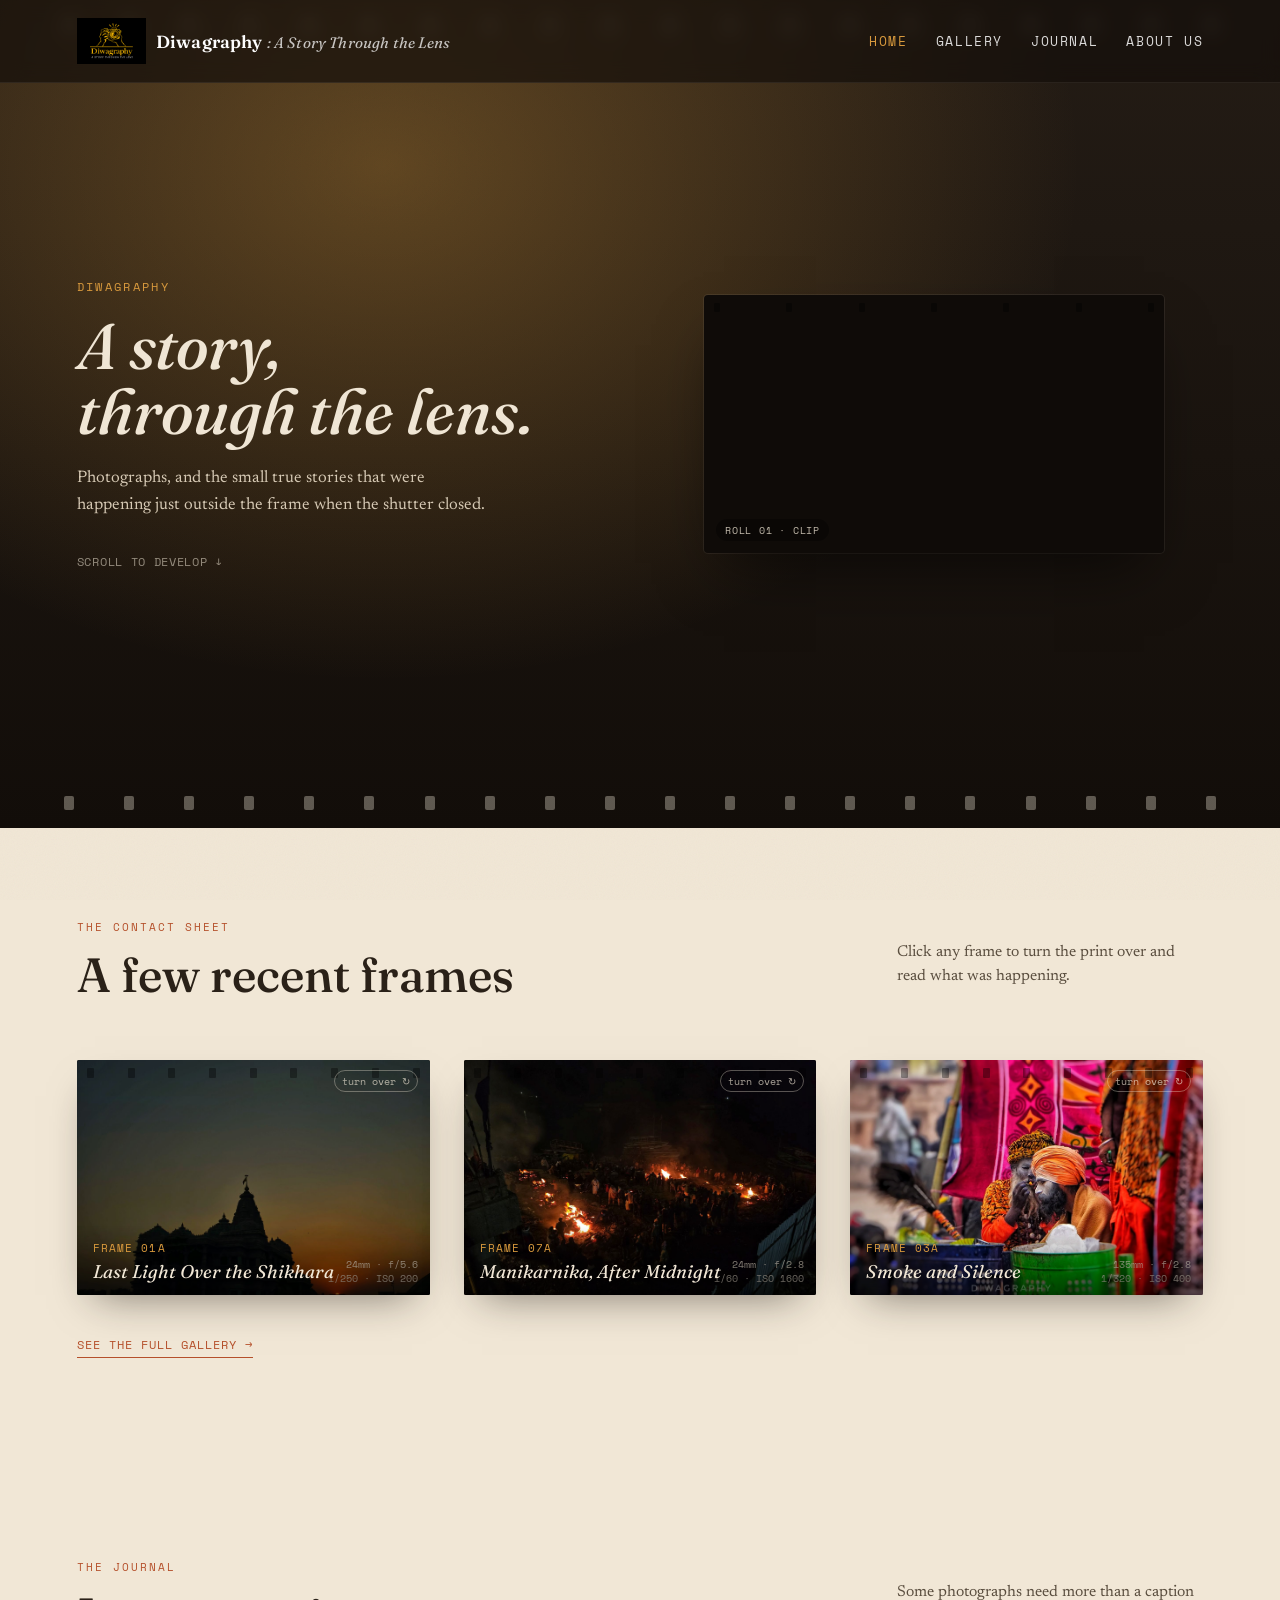
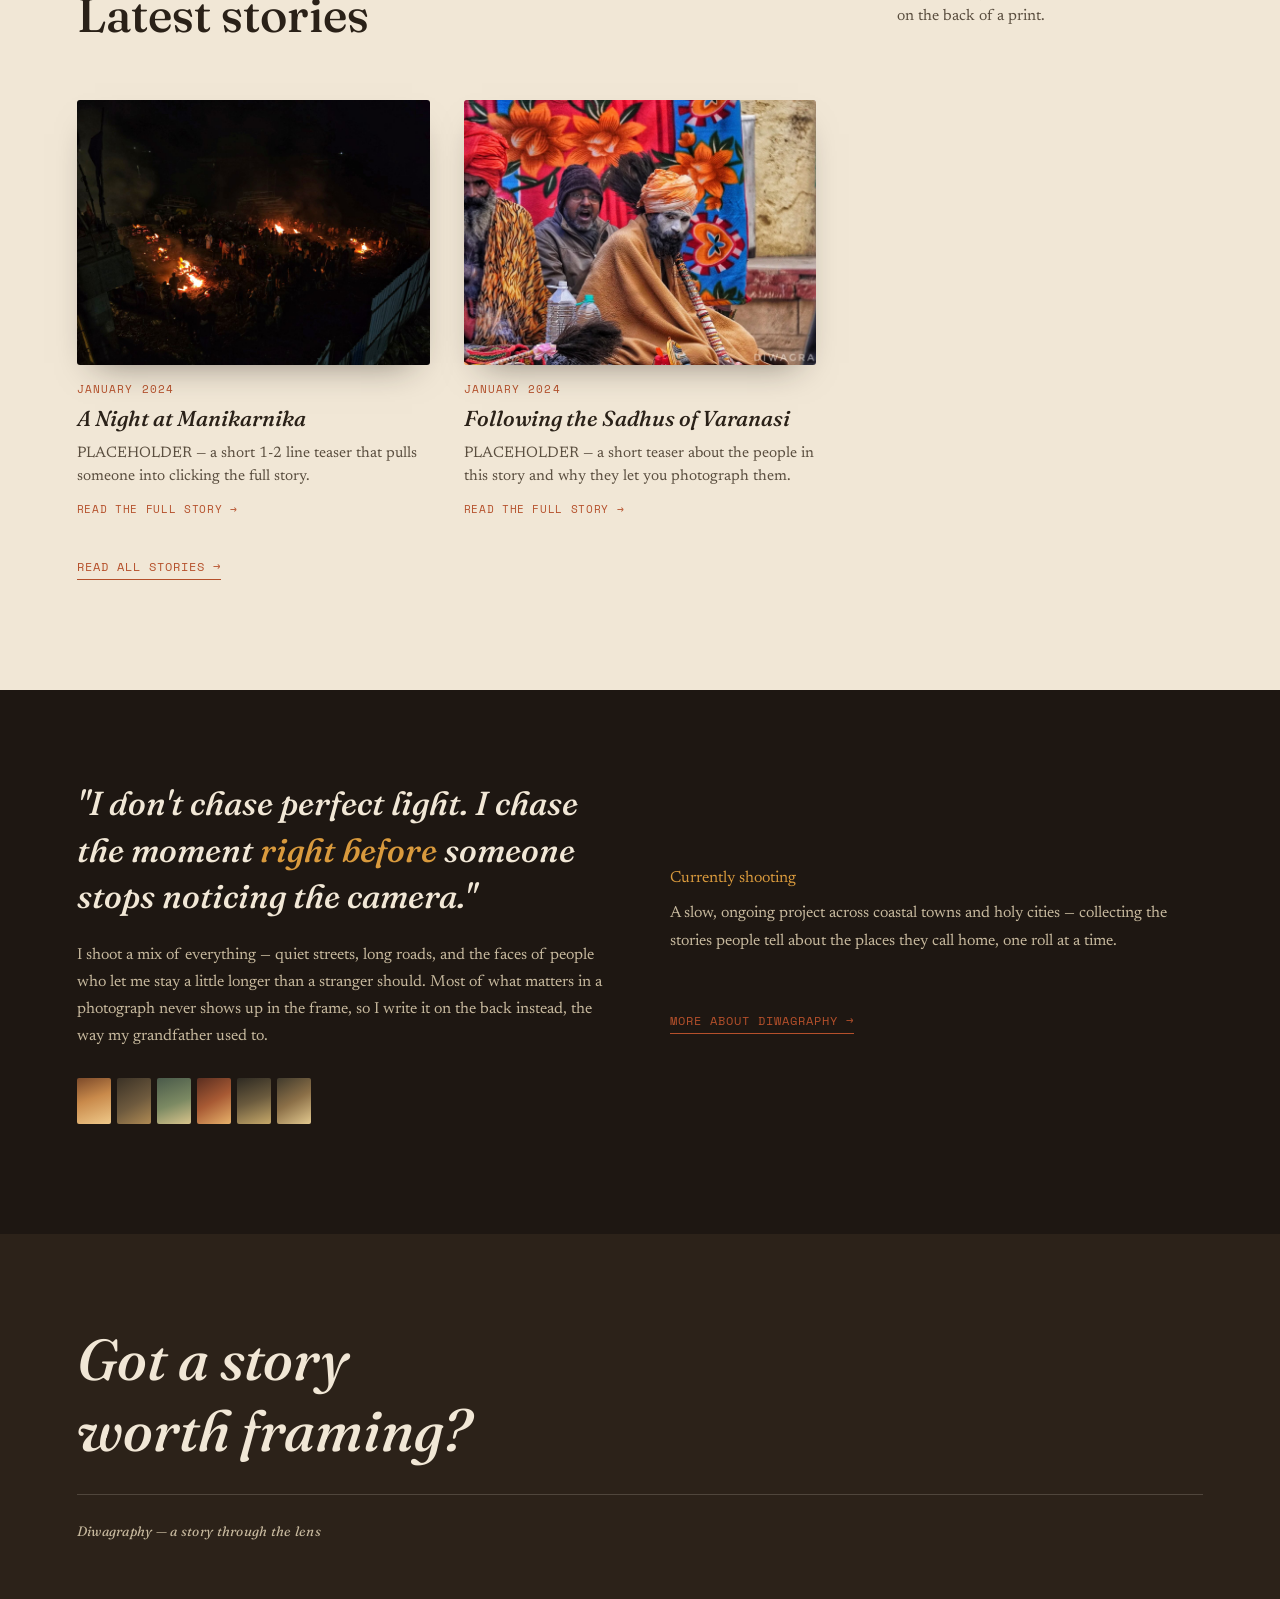
<file: index.html>
<!DOCTYPE html>
<html lang="en">
<head>
<meta charset="UTF-8">
<meta name="viewport" content="width=device-width, initial-scale=1.0">
<title>Diwagraphy: A Story Through the Lens</title>
<link rel="preconnect" href="https://fonts.googleapis.com">
<link href="https://fonts.googleapis.com/css2?family=Fraunces:ital,opsz,wght@0,9..144,400;0,9..144,600;1,9..144,500;1,9..144,600&family=Newsreader:ital,wght@0,400;0,500;1,400&family=Space+Mono:wght@400;700&family=Caveat:wght@500;600&display=swap" rel="stylesheet">
<link rel="stylesheet" href="styles.css">
<script src="https://identity.netlify.com/v1/netlify-identity-widget.js"></script>
</head>
<body>

<nav>
  <div class="brand">
  <img src="images/diwagraphy-logo.png" alt="Diwagraphy">
  <span class="brand-text">Diwagraphy<em>: A Story Through the Lens</em></span>
</div>
  <div class="links">
    <a href="index.html" class="current">Home</a>
    <a href="gallery.html">Gallery</a>
    <a href="journal.html">Journal</a>
    <a href="about.html">About Us</a>
  </div>
</nav>

<!-- HERO -->
<header class="hero">
  <div class="sprocket-row top">
    <span></span><span></span><span></span><span></span><span></span><span></span><span></span><span></span><span></span><span></span><span></span><span></span><span></span><span></span><span></span><span></span><span></span><span></span><span></span><span></span>
  </div>

  <div class="hero-grid">
    <div>
      <div class="hero-eyebrow">Diwagraphy</div>
      <h1>A story,<br>through the lens.</h1>
      <p>Photographs, and the small true stories that were happening just outside the frame when the shutter closed.</p>
      <div class="roll-count mono">SCROLL TO DEVELOP ↓</div>
    </div>

    <!-- 9:16 → now 16:9 video reel. Replace <source src> with your own ~5 sec silent clip. -->
    <div class="reel-frame">
      <div class="reel-sprockets">
        <span></span><span></span><span></span><span></span><span></span><span></span><span></span>
      </div>
      <video autoplay muted loop playsinline poster="">
        <source src="images/hero-clip.mp4" type="video/mp4">
      </video>
      <div class="reel-placeholder" id="reel-placeholder">
        Your 16:9 clip<br>goes here<br><span style="opacity:0.6;">(≈5 sec, no sound needed)</span>
      </div>
      <div class="reel-tag">ROLL 01 · CLIP</div>
    </div>
  </div>

  <div class="sprocket-row bottom">
    <span></span><span></span><span></span><span></span><span></span><span></span><span></span><span></span><span></span><span></span><span></span><span></span><span></span><span></span><span></span><span></span><span></span><span></span><span></span><span></span>
  </div>
</header>

<!-- PHOTO TEASER -->
<section class="section" id="photo-teaser">
  <div class="section-head">
    <div>
      <div class="tag">The Contact Sheet</div>
      <h2>A few recent frames</h2>
    </div>
    <p>Click any frame to turn the print over and read what was happening.</p>
  </div>
  <div class="sheet" id="teaser-sheet-grid"></div>
  <a href="gallery.html" class="see-more">See the full gallery →</a>
</section>

<!-- JOURNAL TEASER -->
<section class="section" id="journal-teaser">
  <div class="section-head">
    <div>
      <div class="tag">The Journal</div>
      <h2>Latest stories</h2>
    </div>
    <p>Some photographs need more than a caption on the back of a print.</p>
  </div>
  <div class="journal-grid" id="teaser-journal-grid"></div>
  <a href="journal.html" class="see-more">Read all stories →</a>
</section>

<!-- ABOUT -->
<section class="section about" id="about">
  <div class="about-grid">
    <div>
      <div class="quote">"I don't chase perfect light. I chase the moment <span>right before</span> someone stops noticing the camera."</div>
      <p class="body-text">I shoot a mix of everything — quiet streets, long roads, and the faces of people who let me stay a little longer than a stranger should. Most of what matters in a photograph never shows up in the frame, so I write it on the back instead, the way my grandfather used to.</p>
      <div class="roll-strip">
        <div class="tone-1"></div><div class="tone-2"></div><div class="tone-3"></div><div class="tone-4"></div><div class="tone-5"></div><div class="tone-6"></div>
      </div>
    </div>
    <div>
      <div class="tag" style="color:var(--amber)">Currently shooting</div>
      <p class="body-text" style="margin-top:14px;">A slow, ongoing project across coastal towns and holy cities — collecting the stories people tell about the places they call home, one roll at a time.</p>
      <a href="about.html" class="see-more">More about Diwagraphy →</a>
    </div>
  </div>
</section>

<!-- FOOTER -->
<footer id="contact">
  <h2>Got a story<br>worth framing?</h2>
  <div class="contact-line">
    <span style="font-family:'Fraunces',serif; font-style:italic; font-size:0.85rem; letter-spacing:0.02em;">Diwagraphy — a story through the lens</span>
  </div>
</footer>

<script src="script.js"></script>
<script>
  // Hero reel: hide placeholder once a real video source is added later
  const reelVideo = document.querySelector('.reel-frame video source');
  const reelPlaceholder = document.getElementById('reel-placeholder');
  if (reelVideo && reelVideo.getAttribute('src')) reelPlaceholder.style.display = 'none';

  // Home only shows a small teaser — first 3 photos, first 2 journal posts
  fetch('content/stories.json').then(r => r.json()).then(data => {
    const grid = document.getElementById('teaser-sheet-grid');
    (data.stories || []).slice(0, 3).forEach(f => renderFrame(f, grid));
  });

  fetch('content/posts.json').then(r => r.json()).then(data => {
    const grid = document.getElementById('teaser-journal-grid');
    (data.posts || []).slice(0, 2).forEach((p, i) => renderPostCard(p, i, grid, () => { window.location.href = 'journal.html'; }));
  });
</script>

</body>
</html>
</file>
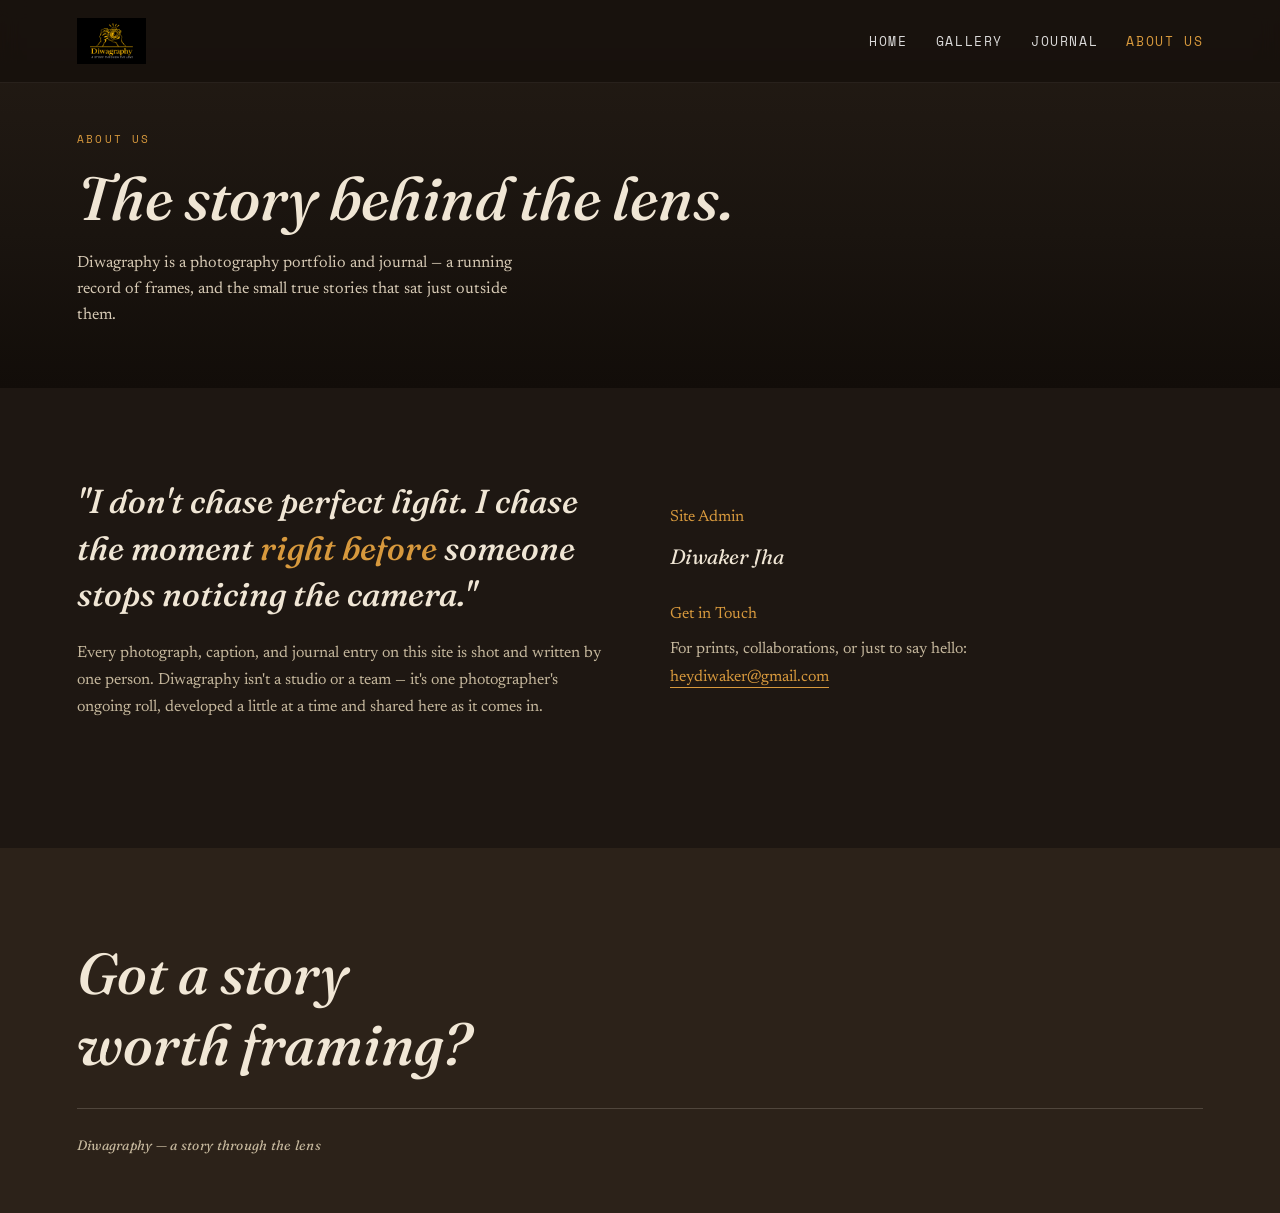
<file: about.html>
<!DOCTYPE html>
<html lang="en">
<head>
<meta charset="UTF-8">
<meta name="viewport" content="width=device-width, initial-scale=1.0">
<title>About — Diwagraphy</title>
<link rel="preconnect" href="https://fonts.googleapis.com">
<link href="https://fonts.googleapis.com/css2?family=Fraunces:ital,opsz,wght@0,9..144,400;0,9..144,600;1,9..144,500;1,9..144,600&family=Newsreader:ital,wght@0,400;0,500;1,400&family=Space+Mono:wght@400;700&family=Caveat:wght@500;600&display=swap" rel="stylesheet">
<link rel="stylesheet" href="styles.css">
<script src="https://identity.netlify.com/v1/netlify-identity-widget.js"></script>
</head>
<body>

<nav>
  <div class="brand"><img src="images/diwagraphy-logo.png" alt="Diwagraphy"></div>
  <div class="links">
    <a href="index.html">Home</a>
    <a href="gallery.html">Gallery</a>
    <a href="journal.html">Journal</a>
    <a href="about.html" class="current">About Us</a>
  </div>
</nav>

<header class="page-hero">
  <div class="eyebrow">About Us</div>
  <h1>The story behind the lens.</h1>
  <p>Diwagraphy is a photography portfolio and journal — a running record of frames, and the small true stories that sat just outside them.</p>
</header>

<section class="section about" id="about-page">
  <div class="about-grid">
    <div>
      <div class="quote">"I don't chase perfect light. I chase the moment <span>right before</span> someone stops noticing the camera."</div>
      <p class="body-text">Every photograph, caption, and journal entry on this site is shot and written by one person. Diwagraphy isn't a studio or a team — it's one photographer's ongoing roll, developed a little at a time and shared here as it comes in.</p>
    </div>
    <div>
      <div class="tag" style="color:var(--amber)">Site Admin</div>
      <p class="body-text" style="margin-top:14px; font-family:'Fraunces',serif; font-style:italic; font-size:1.3rem; color:var(--parchment);">Diwaker Jha</p>

      <div class="tag" style="color:var(--amber); margin-top:32px;">Get in Touch</div>
      <p class="body-text" style="margin-top:14px;">
        For prints, collaborations, or just to say hello:<br>
        <a href="mailto:heydiwaker@gmail.com" style="color:var(--amber); border-bottom:1px solid var(--amber); padding-bottom:2px;">heydiwaker@gmail.com</a>
      </p>
    </div>
  </div>
</section>

<footer id="contact">
  <h2>Got a story<br>worth framing?</h2>
  <div class="contact-line">
    <span style="font-family:'Fraunces',serif; font-style:italic; font-size:0.85rem; letter-spacing:0.02em;">Diwagraphy — a story through the lens</span>
  </div>
</footer>

<script src="script.js"></script>
</body>
</html>
</file>
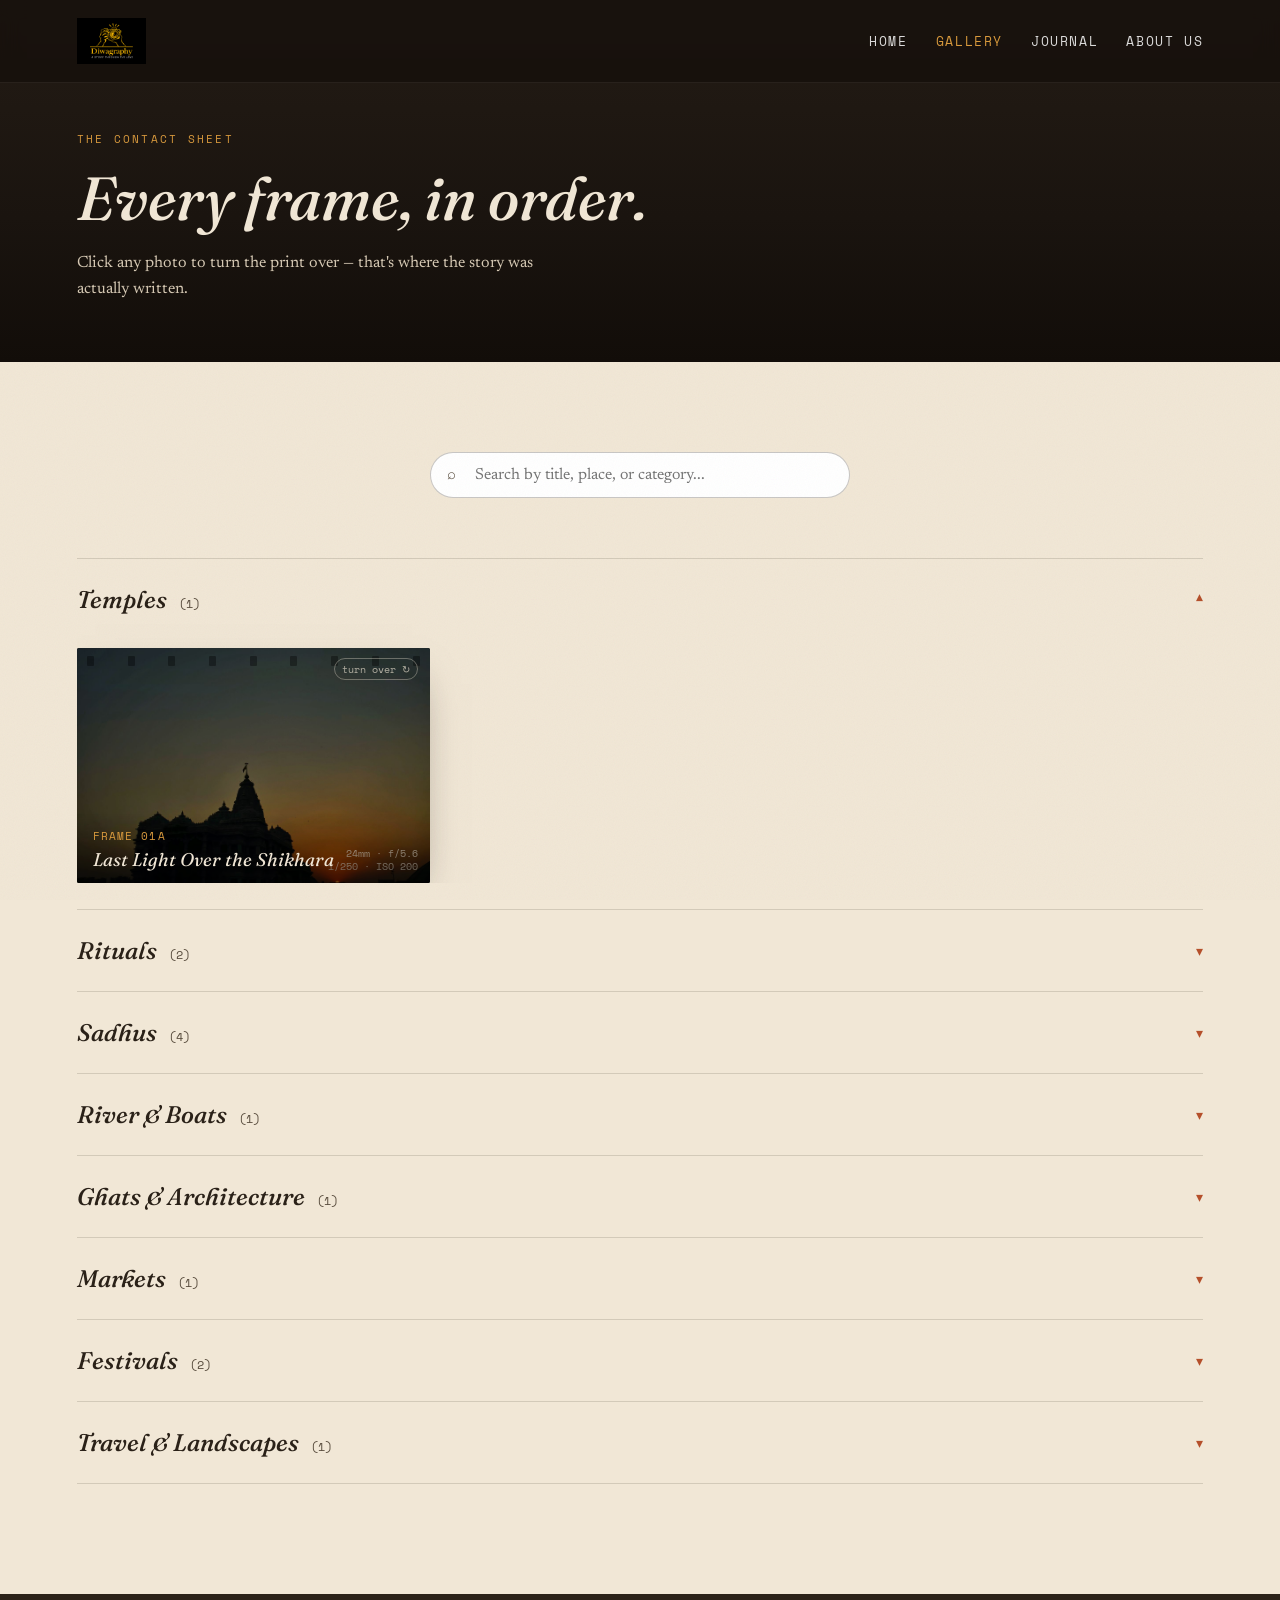
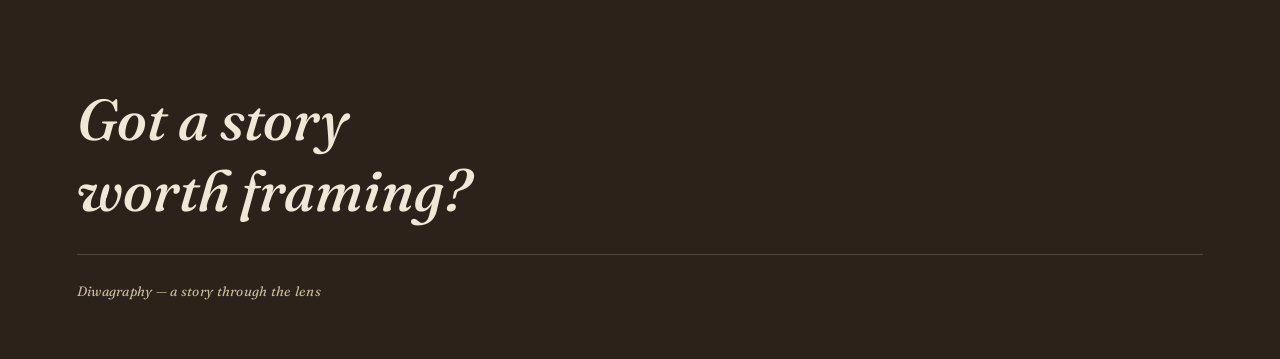
<file: gallery.html>
<!DOCTYPE html>
<html lang="en">
<head>
<meta charset="UTF-8">
<meta name="viewport" content="width=device-width, initial-scale=1.0">
<title>Gallery — Diwagraphy</title>
<link rel="preconnect" href="https://fonts.googleapis.com">
<link href="https://fonts.googleapis.com/css2?family=Fraunces:ital,opsz,wght@0,9..144,400;0,9..144,600;1,9..144,500;1,9..144,600&family=Newsreader:ital,wght@0,400;0,500;1,400&family=Space+Mono:wght@400;700&family=Caveat:wght@500;600&display=swap" rel="stylesheet">
<link rel="stylesheet" href="styles.css">
<script src="https://identity.netlify.com/v1/netlify-identity-widget.js"></script>
</head>
<body>

<nav>
  <div class="brand"><img src="images/diwagraphy-logo.png" alt="Diwagraphy"></div>
  <div class="links">
    <a href="index.html">Home</a>
    <a href="gallery.html" class="current">Gallery</a>
    <a href="journal.html">Journal</a>
    <a href="about.html">About Us</a>
  </div>
</nav>

<header class="page-hero">
  <div class="eyebrow">The Contact Sheet</div>
  <h1>Every frame, in order.</h1>
  <p>Click any photo to turn the print over — that's where the story was actually written.</p>
</header>

<section class="section">
  <div class="gallery-search">
    <span class="search-icon">⌕</span>
    <input type="text" id="gallery-search-input" placeholder="Search by title, place, or category...">
    <span class="search-clear" id="gallery-search-clear">✕ clear</span>
  </div>

  <div class="no-results" id="gallery-no-results">No frames match that search.</div>

  <div id="category-container"></div>
</section>

<footer id="contact">
  <h2>Got a story<br>worth framing?</h2>
  <div class="contact-line">
    <span style="font-family:'Fraunces',serif; font-style:italic; font-size:0.85rem; letter-spacing:0.02em;">Diwagraphy — a story through the lens</span>
  </div>
</footer>

<script src="script.js"></script>
<script>
  const categoryContainer = document.getElementById('category-container');
  const searchInput = document.getElementById('gallery-search-input');
  const searchClear = document.getElementById('gallery-search-clear');
  const noResultsEl = document.getElementById('gallery-no-results');

  fetch('content/stories.json').then(r => r.json()).then(data => {
    renderCategorizedGallery(data.stories || [], categoryContainer);
  });

  searchInput.addEventListener('input', () => {
    searchClear.style.display = searchInput.value ? 'inline' : 'none';
    filterGallery(searchInput.value, categoryContainer, noResultsEl);
  });

  searchClear.addEventListener('click', () => {
    searchInput.value = '';
    searchClear.style.display = 'none';
    filterGallery('', categoryContainer, noResultsEl);
  });
</script>

</body>
</html>
</file>
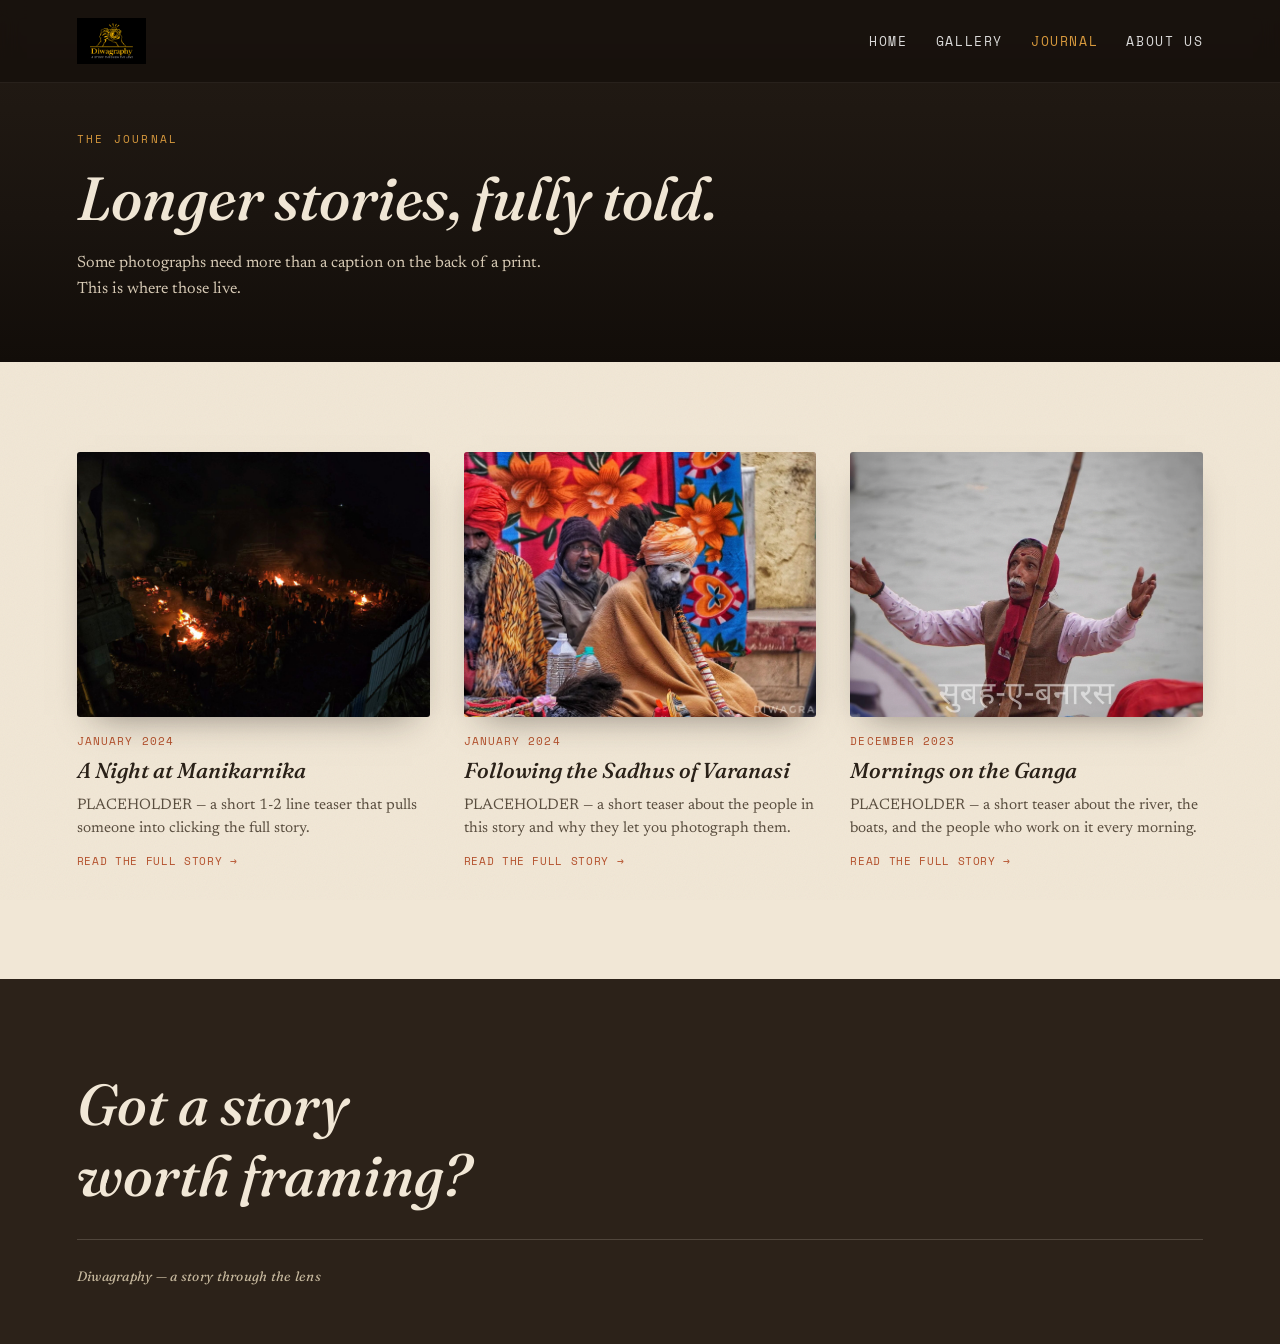
<file: journal.html>
<!DOCTYPE html>
<html lang="en">
<head>
<meta charset="UTF-8">
<meta name="viewport" content="width=device-width, initial-scale=1.0">
<title>Journal — Diwagraphy</title>
<link rel="preconnect" href="https://fonts.googleapis.com">
<link href="https://fonts.googleapis.com/css2?family=Fraunces:ital,opsz,wght@0,9..144,400;0,9..144,600;1,9..144,500;1,9..144,600&family=Newsreader:ital,wght@0,400;0,500;1,400&family=Space+Mono:wght@400;700&family=Caveat:wght@500;600&display=swap" rel="stylesheet">
<link rel="stylesheet" href="styles.css">
<script src="https://identity.netlify.com/v1/netlify-identity-widget.js"></script>
</head>
<body>

<nav>
  <div class="brand"><img src="images/diwagraphy-logo.png" alt="Diwagraphy"></div>
  <div class="links">
    <a href="index.html">Home</a>
    <a href="gallery.html">Gallery</a>
    <a href="journal.html" class="current">Journal</a>
    <a href="about.html">About Us</a>
  </div>
</nav>

<header class="page-hero">
  <div class="eyebrow">The Journal</div>
  <h1>Longer stories, fully told.</h1>
  <p>Some photographs need more than a caption on the back of a print. This is where those live.</p>
</header>

<section class="section">
  <div class="journal-grid" id="journal-grid"></div>
</section>

<!-- FULL STORY READING OVERLAY -->
<div class="post-overlay" id="post-overlay">
  <div class="post-overlay-close" id="post-overlay-close">✕ Close</div>
  <div class="post-full" id="post-full-content"></div>
</div>

<footer id="contact">
  <h2>Got a story<br>worth framing?</h2>
  <div class="contact-line">
    <span style="font-family:'Fraunces',serif; font-style:italic; font-size:0.85rem; letter-spacing:0.02em;">Diwagraphy — a story through the lens</span>
  </div>
</footer>

<script src="script.js"></script>
<script>
  const journalGrid = document.getElementById('journal-grid');
  const postOverlay = document.getElementById('post-overlay');
  const postFullContent = document.getElementById('post-full-content');
  let journalPosts = [];

  fetch('content/posts.json').then(r => r.json()).then(data => {
    journalPosts = data.posts || [];
    journalPosts.forEach((post, i) => renderPostCard(post, i, journalGrid, openPost));
  });

  function openPost(index) {
    openPostOverlay(journalPosts[index], postOverlay, postFullContent);
  }

  document.getElementById('post-overlay-close').addEventListener('click', () => {
    postOverlay.classList.remove('open');
  });
</script>

</body>
</html>
</file>
<file: styles.css>
/* ============================================================
   DIWAGRAPHY — SHARED STYLES
   Used by index.html (Home), gallery.html, journal.html, about.html
   ============================================================ */

:root{
  --parchment: #F1E7D6;
  --parchment-deep: #E7D9C1;
  --ink: #2A2118;
  --ink-soft: #5A4E3F;
  --rust: #B5502B;
  --olive: #6E6841;
  --amber: #D99A3D;
  --umber: #1E1712;
  --umber-soft: #2C2219;
  --paper-back: #DCCBA8;
}

*{ box-sizing: border-box; }
html{ scroll-behavior: smooth; }
body{
  margin:0;
  background: var(--parchment);
  color: var(--ink);
  font-family: 'Newsreader', serif;
  overflow-x: hidden;
}

/* film-grain overlay on every page */
body::before{
  content:"";
  position: fixed; inset:0;
  pointer-events:none;
  z-index: 200;
  opacity: 0.05;
  background-image: url("data:image/svg+xml,%3Csvg xmlns='http://www.w3.org/2000/svg' width='120' height='120'%3E%3Cfilter id='n'%3E%3CfeTurbulence type='fractalNoise' baseFrequency='0.9' numOctaves='2' stitchTiles='stitch'/%3E%3C/filter%3E%3Crect width='100%25' height='100%25' filter='url(%23n)'/%3E%3C/svg%3E");
  mix-blend-mode: multiply;
}

.mono{ font-family:'Space Mono', monospace; letter-spacing: 0.06em; }
a{ color: inherit; text-decoration: none; }

/* ---------- NAV (shared across all pages) ---------- */
nav{
  position: fixed; top:0; left:0; right:0; z-index: 100;
  display:flex; justify-content: space-between; align-items:center;
  padding: 18px 6vw;
  font-family:'Space Mono', monospace;
  font-size: 0.84rem;
  letter-spacing: 0.12em;
  text-transform: uppercase;
  color: #fff;
  background: rgba(20, 15, 11, 0.7);
  backdrop-filter: blur(10px);
  -webkit-backdrop-filter: blur(10px);
  border-bottom: 1px solid rgba(241,231,214,0.08);
}
nav .brand{
  display: flex; align-items: center; gap: 10px;
  font-family: 'Fraunces', serif;
  font-style: italic;
  font-weight: 600;
  font-size: 1.5rem;
  letter-spacing: 0.01em;
  text-transform: none;
}
nav .brand img{
  height: 46px;
  width: auto;
  display: block;
}
nav .brand .aperture{
  width: 16px; height: 16px;
  border: 1.5px solid var(--amber);
  border-radius: 50%;
  position: relative;
  flex-shrink: 0;
}
nav .brand-text{
  font-family: 'Fraunces', serif;
  font-style: normal;
  font-weight: 600;
  font-size: 1.1rem;
  letter-spacing: 0.01em;
  white-space: nowrap;
}
nav .brand-text em{
  font-style: italic;
  font-weight: 400;
  font-size: 0.95rem;
  opacity: 0.75;
  margin-left: 4px;
}
nav .brand .aperture::after{
  content:"";
  position: absolute; inset: 4px;
  border-radius: 50%;
  background: var(--amber);
}
nav .links{ display:flex; gap: 28px; }
nav .links a{ opacity:0.85; cursor:pointer; transition: opacity 0.15s; }
nav .links a:hover, nav .links a.current{ opacity:1; }
nav .links a.current{ color: var(--amber); }

/* Mobile nav: stack brand and links into two rows instead of crowding one line */
@media(max-width: 600px){
  nav{
    flex-direction: column;
    align-items: flex-start;
    gap: 10px;
    padding: 16px 5vw;
  }
  nav .brand{ font-size: 1.2rem; }
  nav .brand img{ height: 34px; }
  nav .brand-text em{ display: none; }
  nav .links{ gap: 18px; font-size: 0.76rem; }
  .hero{ padding-top: 130px; }
  .page-hero{ padding-top: 160px; }
}

/* ---------- PAGE HERO (used on Gallery + Journal + About — simpler than Home's big hero) ---------- */
.page-hero{
  background: linear-gradient(180deg, #241C15 0%, #1a140f 60%, #120d09 100%);
  color: var(--parchment);
  padding: 130px 6vw 60px;
}
.page-hero .eyebrow{
  font-family:'Space Mono', monospace; font-size:0.7rem; letter-spacing:0.2em;
  text-transform:uppercase; color:var(--amber); margin-bottom:14px;
}
.page-hero h1{
  font-family:'Fraunces', serif; font-style: italic; font-weight:500;
  font-size: clamp(2.2rem, 5.5vw, 3.8rem); margin:0 0 14px;
}
.page-hero p{ max-width: 52ch; color:#D8CBB6; font-size:1.02rem; line-height:1.6; margin:0; }

/* ---------- SECTION HEADERS ---------- */
.section{ padding: 90px 6vw 110px; position: relative; }
.section-head{
  display:flex; justify-content: space-between; align-items: flex-end;
  margin-bottom: 56px; gap: 24px; flex-wrap: wrap;
}
.section-head .tag{
  font-family:'Space Mono', monospace;
  font-size: 0.7rem; letter-spacing: 0.18em; text-transform: uppercase;
  color: var(--rust);
}
.section-head h2{
  font-family:'Fraunces', serif;
  font-weight: 500;
  font-size: clamp(2rem, 4vw, 3rem);
  margin: 10px 0 0;
}
.section-head p{
  max-width: 34ch; color: var(--ink-soft); font-size: 0.98rem; line-height:1.55;
}

/* ---------- CONTACT SHEET / FRAME CARDS ---------- */
.sheet{
  display:grid;
  grid-template-columns: repeat(3, 1fr);
  gap: 34px;
  align-items: start; /* so landscape frames don't get stretched to match taller portrait neighbors */
}
@media(max-width: 880px){ .sheet{ grid-template-columns: repeat(2,1fr); } }
@media(max-width: 560px){ .sheet{ grid-template-columns: 1fr; } }

.frame{
  perspective: 1400px;
  opacity: 0; transform: translateY(28px);
  transition: opacity 0.8s ease, transform 0.8s ease;
}
.frame.in-view{ opacity: 1; transform: translateY(0); }
.frame-inner{
  position: relative; width: 100%;
  transform-style: preserve-3d;
  transition: transform 0.7s cubic-bezier(.4,.2,.2,1);
  cursor: pointer;
}
/* Orientation controls the frame's shape. Portrait is the default (matches the classic contact-sheet look);
   Landscape is for wide shots so they don't get awkwardly cropped into a tall frame. */
.frame.orientation-portrait .frame-inner{ aspect-ratio: 4/5; }
.frame.orientation-landscape .frame-inner{ aspect-ratio: 3/2; }
.frame.flipped .frame-inner{ transform: rotateY(180deg); }
.face{ position: absolute; inset:0; backface-visibility: hidden; border-radius: 2px; overflow:hidden; }
.face.front{ background: var(--umber); box-shadow: 0 18px 40px -18px rgba(30,23,18,0.55); }
.photo-surface{ position:absolute; inset: 0; display:flex; align-items:flex-end; }
.photo-surface .tone{ position:absolute; inset:0; }
.photo-surface img{ position:absolute; inset:0; width:100%; height:100%; object-fit:cover; }
.photo-surface .sprockets{ position:absolute; top:0; left:0; right:0; display:flex; justify-content: space-between; padding: 8px 10px; z-index:3; }
.photo-surface .sprockets span{ width:7px; height:10px; background: rgba(0,0,0,0.35); border-radius:1px; }
.photo-surface .cap{ position: relative; z-index: 3; width:100%; padding: 14px 16px 12px; background: linear-gradient(0deg, rgba(0,0,0,0.55), transparent); color:#F1E7D6; }
.photo-surface .cap .num{ font-family:'Space Mono', monospace; font-size: 0.68rem; letter-spacing: 0.1em; color: var(--amber); display:block; margin-bottom: 4px; }
.photo-surface .cap .title{ font-family:'Fraunces', serif; font-style: italic; font-size: 1.15rem; }
.photo-surface .exif{ position:absolute; bottom: 10px; right: 12px; z-index:3; font-family:'Space Mono', monospace; font-size: 0.6rem; color: rgba(241,231,214,0.75); text-align:right; line-height:1.4; }
.flip-hint{ position:absolute; top:10px; right:12px; z-index:3; font-family:'Space Mono', monospace; font-size: 0.6rem; color: rgba(241,231,214,0.7); border: 1px solid rgba(241,231,214,0.35); padding: 3px 7px; border-radius: 20px; }
.face.back{ transform: rotateY(180deg); background: var(--paper-back); padding: 22px 22px 18px; display:flex; flex-direction:column; justify-content: space-between; color: #2A2118; border: 1px solid rgba(42,33,24,0.12); }
.back .stamp{ align-self:flex-start; font-family:'Space Mono', monospace; font-size: 0.62rem; letter-spacing: 0.08em; color: var(--rust); border: 1.5px solid var(--rust); padding: 3px 8px; transform: rotate(-4deg); border-radius: 3px; opacity: 0.85; }
.back .note{ font-family: 'Caveat', cursive; font-size: 1.5rem; line-height: 1.35; color: #362A1D; margin: 14px 0; }
.back .meta{ font-family:'Space Mono', monospace; font-size: 0.62rem; color: var(--ink-soft); display:flex; justify-content: space-between; border-top: 1px dashed rgba(42,33,24,0.3); padding-top: 10px; }

.tone-1{ background: linear-gradient(160deg,#7C4A2A 0%, #C98A4B 45%, #EFC98A 100%); }
.tone-2{ background: linear-gradient(150deg,#3B3226 0%, #6E5A3E 55%, #B08B54 100%); }
.tone-3{ background: linear-gradient(160deg,#4A5A4A 0%, #7C8A63 55%, #D9C48C 100%); }
.tone-4{ background: linear-gradient(150deg,#5A2E20 0%, #A85A34 50%, #E8B26B 100%); }
.tone-5{ background: linear-gradient(160deg,#2E2A22 0%, #6B5B3E 50%, #C7A96A 100%); }
.tone-6{ background: linear-gradient(150deg,#403A2C 0%, #8C7048 50%, #E3C98F 100%); }

/* ---------- GALLERY SEARCH BAR ---------- */
.gallery-search{
  position: relative;
  max-width: 420px;
  margin: 0 auto 60px;
}
.gallery-search input{
  width: 100%;
  padding: 14px 18px 14px 44px;
  font-family: 'Newsreader', serif;
  font-size: 1rem;
  border: 1.5px solid rgba(42,33,24,0.25);
  border-radius: 30px;
  background: #fff;
  color: var(--ink);
}
.gallery-search input:focus{ outline: none; border-color: var(--rust); }
.gallery-search .search-icon{
  position: absolute; left: 17px; top: 50%; transform: translateY(-50%);
  font-size: 0.95rem; color: var(--ink-soft); pointer-events: none;
}
.gallery-search .search-clear{
  position: absolute; right: 14px; top: 50%; transform: translateY(-50%);
  font-family:'Space Mono', monospace; font-size: 0.68rem; color: var(--ink-soft);
  cursor: pointer; display: none;
}

.no-results{
  text-align:center; padding: 40px 0;
  font-family:'Space Mono', monospace; font-size: 0.85rem; color: var(--ink-soft);
  display: none;
}

/* ---------- CATEGORY ACCORDION (Gallery page) ---------- */
.category-section{
  border-top: 1px solid rgba(42,33,24,0.15);
  padding: 26px 0;
}
.category-section:last-child{ border-bottom: 1px solid rgba(42,33,24,0.15); }

.category-header{
  display:flex; justify-content: space-between; align-items:center;
  cursor: pointer; user-select: none;
}
.category-header .cat-name{
  font-family:'Fraunces', serif; font-style: italic; font-weight: 500;
  font-size: 1.5rem;
}
.category-header .cat-count{
  font-family:'Space Mono', monospace; font-size: 0.72rem; color: var(--ink-soft);
  margin-left: 12px;
}
.category-header .cat-chevron{
  font-family:'Space Mono', monospace; font-size: 0.9rem; color: var(--rust);
  transition: transform 0.3s ease;
}
.category-section.expanded .cat-chevron{ transform: rotate(180deg); }

.category-body{
  max-height: 0;
  overflow: hidden;
  transition: max-height 0.4s ease;
}
.category-section.expanded .category-body{
  max-height: 4000px; /* generous cap so all photos in a category can show */
}
.category-body-inner{ padding-top: 34px; }

/* "Load More" button used on Gallery page */
.load-more-wrap{ text-align:center; margin-top: 54px; }
.load-more-btn{
  font-family:'Space Mono', monospace; font-size: 0.78rem; letter-spacing: 0.08em;
  text-transform: uppercase; background: transparent; color: var(--rust);
  border: 1.5px solid var(--rust); padding: 13px 30px; border-radius: 30px; cursor: pointer;
  transition: 0.2s;
}
.load-more-btn:hover{ background: var(--rust); color: #fff; }
.load-more-btn:disabled{ opacity: 0.4; cursor: default; background:transparent; color:var(--rust); }

/* ---------- JOURNAL (BLOG) CARDS ---------- */
.journal-grid{ display:grid; grid-template-columns: repeat(3, 1fr); gap: 34px; }
@media(max-width: 880px){ .journal-grid{ grid-template-columns: repeat(2,1fr); } }
@media(max-width: 560px){ .journal-grid{ grid-template-columns: 1fr; } }

.post-card{
  cursor: pointer;
  opacity: 0; transform: translateY(28px);
  transition: opacity 0.8s ease, transform 0.8s ease;
}
.post-card.in-view{ opacity: 1; transform: translateY(0); }
.post-card .post-cover{ position: relative; width: 100%; aspect-ratio: 4/3; border-radius: 3px; overflow: hidden; margin-bottom: 16px; box-shadow: 0 16px 34px -18px rgba(30,23,18,0.5); }
.post-card .post-cover img{ position:absolute; inset:0; width:100%; height:100%; object-fit:cover; transition: transform 0.5s ease; }
.post-card:hover .post-cover img{ transform: scale(1.04); }
.post-card .post-date{ font-family:'Space Mono', monospace; font-size: 0.68rem; letter-spacing: 0.1em; text-transform: uppercase; color: var(--rust); display:block; margin-bottom: 8px; }
.post-card .post-title{ font-family:'Fraunces', serif; font-style: italic; font-weight: 500; font-size: 1.35rem; line-height:1.25; margin: 0 0 10px; }
.post-card .post-excerpt{ color: var(--ink-soft); font-size: 0.95rem; line-height: 1.55; margin: 0 0 12px; }
.post-card .post-read{ font-family:'Space Mono', monospace; font-size: 0.68rem; letter-spacing: 0.06em; text-transform: uppercase; color: var(--rust); }

/* full-story reading overlay (shared, used on journal.html) */
.post-overlay{ position: fixed; inset: 0; z-index: 300; background: rgba(20,15,11,0.92); display: none; overflow-y: auto; padding: 70px 6vw 100px; }
.post-overlay.open{ display: block; }
.post-overlay-close{ position: fixed; top: 22px; right: 6vw; z-index: 310; font-family:'Space Mono', monospace; font-size: 0.75rem; letter-spacing: 0.08em; text-transform: uppercase; color: var(--parchment); background: rgba(241,231,214,0.1); border: 1px solid rgba(241,231,214,0.3); padding: 8px 16px; border-radius: 20px; cursor: pointer; }
.post-overlay-close:hover{ background: rgba(241,231,214,0.18); }
.post-full{ max-width: 720px; margin: 0 auto; color: var(--parchment); }
.post-full .post-full-date{ font-family:'Space Mono', monospace; font-size: 0.72rem; letter-spacing: 0.1em; text-transform: uppercase; color: var(--amber); display:block; margin-bottom: 18px; }
.post-full h2{ font-family:'Fraunces', serif; font-style: italic; font-weight:500; font-size: clamp(1.8rem, 4vw, 2.8rem); line-height: 1.15; margin: 0 0 30px; }
.post-full .post-full-cover{ width: 100%; border-radius: 4px; margin-bottom: 34px; overflow:hidden; }
.post-full .post-full-cover img{ width:100%; display:block; }
.post-full .post-body{ font-family: 'Newsreader', serif; font-size: 1.08rem; line-height: 1.8; color: #D8CBB6; }
.post-full .post-body p{ margin: 0 0 22px; }
.post-full .post-inline-img{ width: 100%; border-radius: 4px; margin: 30px 0; overflow:hidden; }
.post-full .post-inline-img img{ width:100%; display:block; }

/* ---------- "See more" link used at the end of Home teaser sections ---------- */
.see-more{
  display:inline-block; margin-top: 40px;
  font-family:'Space Mono', monospace; font-size: 0.78rem; letter-spacing: 0.08em;
  text-transform: uppercase; color: var(--rust);
  border-bottom: 1px solid var(--rust); padding-bottom: 3px;
}
.see-more:hover{ color: var(--umber); border-color: var(--umber); }

/* ---------- HOME HERO (bigger, with video reel) ---------- */
.hero{
  position: relative;
  min-height: 92vh;
  display:flex; flex-direction:column; justify-content:center;
  background:
    radial-gradient(ellipse at 30% 20%, rgba(217,154,61,0.35), transparent 55%),
    linear-gradient(180deg, #241C15 0%, #1a140f 55%, #120d09 100%);
  color: var(--parchment);
  padding: 90px 6vw 70px;
}
.hero-grid{ display:grid; grid-template-columns: 1fr 1fr; gap: 50px; align-items:center; }
@media(max-width: 860px){ .hero-grid{ grid-template-columns: 1fr; } }
.sprocket-row{ display:flex; justify-content: space-between; padding: 18px 5vw; position: absolute; left:0; right:0; }
.sprocket-row.top{ top:0; } .sprocket-row.bottom{ bottom:0; }
.sprocket-row span{ width: 10px; height: 14px; background: rgba(241,231,214,0.35); border-radius: 2px; }
.hero-eyebrow{ font-family:'Space Mono', monospace; font-size: 0.72rem; letter-spacing: 0.2em; text-transform: uppercase; color: var(--amber); margin-bottom: 18px; }
.hero h1{ font-family:'Fraunces', serif; font-style: italic; font-weight: 500; font-size: clamp(2.4rem, 5vw, 4.4rem); line-height: 1.02; margin: 0 0 22px; max-width: 13ch; }
.hero p{ max-width: 46ch; font-size: 1.05rem; color: #D8CBB6; line-height: 1.6; margin: 0 0 8px; }
.hero .roll-count{ margin-top: 34px; font-family:'Space Mono', monospace; font-size: 0.72rem; color: rgba(241,231,214,0.55); }

.reel-frame{ position: relative; width: 100%; max-width: 460px; aspect-ratio: 16/9; margin: 0 auto; border-radius: 4px; overflow: hidden; background: #0f0b08; box-shadow: 0 30px 60px -20px rgba(0,0,0,0.6), 0 0 0 1px rgba(241,231,214,0.08); }
.reel-frame video, .reel-frame .reel-placeholder{ position:absolute; inset:0; width:100%; height:100%; object-fit: cover; }
.reel-frame .reel-placeholder{ display:flex; align-items:center; justify-content:center; text-align:center; background: linear-gradient(160deg,#3B3226 0%, #6E5A3E 55%, #B08B54 100%); color: rgba(241,231,214,0.85); font-family:'Space Mono', monospace; font-size: 0.72rem; letter-spacing: 0.06em; padding: 24px; }
.reel-frame .reel-sprockets{ position:absolute; top:0; left:0; right:0; display:flex; justify-content:space-between; padding: 8px 10px; z-index:3; }
.reel-frame .reel-sprockets span{ width:6px; height:9px; background: rgba(0,0,0,0.4); border-radius:1px; }
.reel-frame .reel-tag{ position:absolute; bottom: 12px; left: 12px; z-index:3; font-family:'Space Mono', monospace; font-size: 0.6rem; letter-spacing: 0.08em; text-transform:uppercase; color: rgba(241,231,214,0.8); background: rgba(0,0,0,0.35); padding: 4px 9px; border-radius: 20px; }

/* ---------- ABOUT (Home page teaser section + dedicated About Us page) ---------- */
.about{ background: var(--umber); color: var(--parchment); }
.about-grid{ display:grid; grid-template-columns: 1fr 1fr; gap: 60px; align-items:center; }
@media(max-width:800px){ .about-grid{ grid-template-columns:1fr; } }
.about-grid .quote{ font-family:'Fraunces', serif; font-style: italic; font-weight:500; font-size: clamp(1.5rem, 2.6vw, 2.1rem); line-height: 1.4; color: var(--parchment); }
.about-grid .quote span{ color: var(--amber); }
.about-grid p.body-text{ color: #C7B99E; line-height: 1.7; font-size: 1rem; margin-top: 22px; }
.roll-strip{ display:flex; gap:6px; margin-top: 28px; }
.roll-strip div{ width: 34px; height: 46px; border-radius:2px; }

/* ---------- FOOTER (shared) ---------- */
footer{ background: var(--umber-soft); color: var(--parchment); padding: 90px 6vw 60px; }
footer h2{ font-family:'Fraunces', serif; font-style: italic; font-weight:500; font-size: clamp(2rem, 5vw, 3.6rem); margin: 0 0 28px; max-width: 14ch; }
.contact-line{ display:flex; justify-content: space-between; align-items:center; flex-wrap: wrap; gap: 20px; border-top: 1px solid rgba(241,231,214,0.18); padding-top: 28px; font-family:'Space Mono', monospace; font-size: 0.75rem; letter-spacing: 0.05em; color: #C7B99E; }
.contact-line a{ color: var(--amber); }
.contact-line a:hover{ text-decoration: underline; }

::selection{ background: var(--rust); color: #fff; }
</file>
